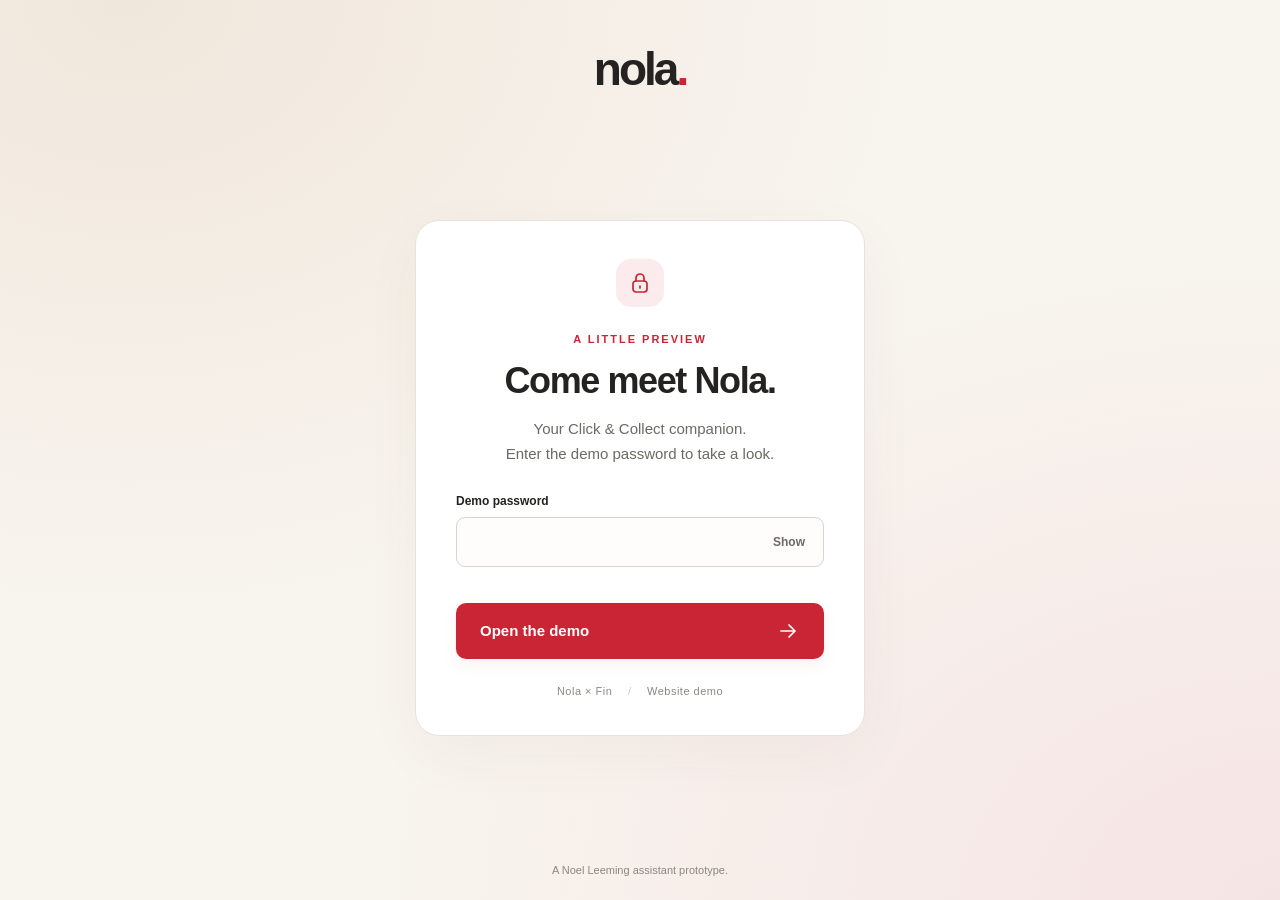
<file: index.html>
<!doctype html>
<html lang="en-NZ">
<head>
  <meta charset="utf-8">
  <meta name="viewport" content="width=device-width, initial-scale=1">
  <meta name="theme-color" content="#c92535">
  <meta name="robots" content="noindex, nofollow">
  <meta name="description" content="Meet Nola: a Fin-powered Click & Collect FAQ prototype for Noel Leeming.">
  <title>Nola · A little help with Click & Collect</title>
  <link rel="icon" href="./favicon.svg" type="image/svg+xml">
  <link rel="stylesheet" href="./styles.css?v=2">
  <script src="./app.js?v=2" defer></script>
</head>
<body>
  <svg class="svg-definitions" xmlns="http://www.w3.org/2000/svg" aria-hidden="true"><defs>
    <symbol id="icon-arrow" viewBox="0 0 24 24"><path d="M5 12h14m-6-6 6 6-6 6"/></symbol>
    <symbol id="icon-chat" viewBox="0 0 24 24"><path d="M20 11.5a7.5 7.5 0 0 1-7.5 7.5H5l-3 3V11.5A7.5 7.5 0 0 1 9.5 4h3a7.5 7.5 0 0 1 7.5 7.5Z"/><path d="M7 10h8m-8 4h5"/></symbol>
    <symbol id="icon-check" viewBox="0 0 24 24"><path d="m6 12 4 4 8-8"/></symbol>
    <symbol id="icon-lock" viewBox="0 0 24 24"><rect x="5" y="10" width="14" height="11" rx="3"/><path d="M8 10V7a4 4 0 0 1 8 0v3m-4 5v2"/></symbol>
  </defs></svg>

  <section id="password-gate" class="gate" aria-labelledby="gate-title">
    <a class="wordmark gate-wordmark" href="./" aria-label="Nola home">nola<span class="wordmark-dot">.</span></a>
    <div class="gate-card">
      <span class="gate-icon"><svg class="icon"><use href="#icon-lock"/></svg></span>
      <p class="eyebrow">A LITTLE PREVIEW</p>
      <h1 id="gate-title">Come meet Nola.</h1>
      <p class="gate-intro">Your Click &amp; Collect companion.<br>Enter the demo password to take a look.</p>
      <form id="access-form">
        <label for="demo-password">Demo password</label>
        <div class="password-field">
          <input id="demo-password" name="password" type="password" autocomplete="current-password" required aria-describedby="access-error">
          <button id="toggle-password" type="button" aria-label="Show password" aria-pressed="false">Show</button>
        </div>
        <p id="access-error" class="form-error" role="alert"></p>
        <button class="button button-primary gate-submit" type="submit">Open the demo <svg class="icon"><use href="#icon-arrow"/></svg></button>
      </form>
      <p class="gate-caption">Nola × Fin <span aria-hidden="true">/</span> Website demo</p>
    </div>
    <p class="gate-footer">A Noel Leeming assistant prototype.</p>
  </section>

  <div id="demo-page" hidden>
    <a class="skip-link" href="#main">Skip to content</a>
    <header class="site-header wrapper">
      <a class="brand" href="./" aria-label="Nola home"><span class="wordmark">nola<span class="wordmark-dot">.</span></span><span class="brand-divider"></span><span class="brand-caption">Your Noel Leeming<br>AI assistant prototype</span></a>
      <nav aria-label="Main navigation"><a class="nav-link" href="./order-card.html">Order card preview</a><a class="nav-link" href="#collection-guide">Collection guide</a><span class="demo-badge"><span></span> Fin-powered demo</span></nav>
    </header>

    <main id="main">
      <section class="hero wrapper" aria-labelledby="hero-title">
        <div class="hero-copy">
          <p class="eyebrow"><span class="eyebrow-line"></span> CLICK &amp; COLLECT, EXPLAINED</p>
          <h1 id="hero-title" tabindex="-1">Click. Collect.<br><span>Carry on.</span></h1>
          <p class="hero-intro">A little help for a smoother pick-up. Ask Nola how collection works, when to head in, and what to bring.</p>
          <div class="hero-actions"><button class="button button-primary" data-open-chat>Chat with Nola <svg class="icon"><use href="#icon-chat"/></svg></button><a class="text-link" href="#questions">Try a question <span aria-hidden="true">↗</span></a></div>
          <p id="chat-status" class="chat-status" role="status" aria-live="polite"><span class="status-dot"></span><span id="chat-status-text">Open Nola to start a conversation.</span></p>
          <div id="chat-error" class="chat-error" hidden><p id="chat-error-text"></p><button id="retry-chat" class="text-link" type="button">Try opening Nola again <span aria-hidden="true">↗</span></button></div>
        </div>

        <div class="hero-art" aria-label="Collection checklist">
          <div class="art-grid" aria-hidden="true"></div>
          <div class="art-orbit orbit-one" aria-hidden="true"></div>
          <div class="art-orbit orbit-two" aria-hidden="true"></div>
          <div class="pickup-card">
            <div class="pickup-card-top"><span class="mini-wordmark">nola.</span><span class="card-label">COLLECTION NOTES</span></div>
            <div class="bag-scene" aria-hidden="true"><span class="bag-shadow"></span><div class="shopping-bag"><span class="bag-handle"></span><span class="bag-wordmark">nola.</span><span class="bag-caption">A LITTLE HELP GOES A LONG WAY.</span></div><span class="ready-stamp"><svg class="icon"><use href="#icon-check"/></svg></span></div>
            <h2>Your pick-up essentials</h2>
            <ul class="pickup-list"><li><svg class="icon"><use href="#icon-check"/></svg> Ready-to-collect email</li><li><svg class="icon"><use href="#icon-check"/></svg> Proof of purchase &amp; photo ID</li><li><svg class="icon"><use href="#icon-check"/></svg> Your order number</li></ul>
            <div class="ticket-bottom"><span>ONLINE ORDER</span><span class="ticket-dots" aria-hidden="true">••••••••</span><span>IN-STORE PICK-UP</span></div>
          </div>
          <div class="good-to-know"><span class="tip-spark" aria-hidden="true">✦</span><div><strong>Good to know</strong><p>Order confirmed? Wait for your<br><b>ready-to-collect</b> email before visiting.</p></div></div>
        </div>
      </section>

      <section id="questions" class="questions wrapper" aria-labelledby="questions-title">
        <div class="section-heading"><div><p class="eyebrow">LET’S MAKE IT SIMPLE</p><h2 id="questions-title">What’s on your mind?</h2></div><p>Choose a question to start a chat.<br>You can always ask in your own words.</p></div>
        <div class="question-grid">
          <button class="question-card" data-question="How does Click & Collect work?"><span class="question-number">01</span><span>How does Click &amp; Collect work?</span><svg class="icon"><use href="#icon-arrow"/></svg></button>
          <button class="question-card" data-question="Can I collect after receiving my order confirmation email?"><span class="question-number">02</span><span>When can I collect my order?</span><svg class="icon"><use href="#icon-arrow"/></svg></button>
          <button class="question-card" data-question="What do I need to bring to collect my order?"><span class="question-number">03</span><span>What do I need to bring?</span><svg class="icon"><use href="#icon-arrow"/></svg></button>
          <button class="question-card" data-question="What if the item isn't stocked at my chosen store?"><span class="question-number">04</span><span>What if my store needs a stock transfer?</span><svg class="icon"><use href="#icon-arrow"/></svg></button>
        </div>
      </section>

      <section id="collection-guide" class="guide-section" aria-labelledby="guide-title"><div class="wrapper guide-inner">
        <div class="guide-heading"><p class="eyebrow">THE QUICK VERSION</p><h2 id="guide-title">From checkout<br>to check-in.</h2><a class="text-link" href="https://www.noelleeming.co.nz/click-collect" target="_blank" rel="noopener noreferrer">Official collection guide <span aria-hidden="true">↗</span></a></div>
        <ol class="guide-steps"><li><span class="step-number">1</span><div><h3>Pick your store</h3><p>Choose Click &amp; Collect at checkout and check the collection estimate for your selected store.</p></div></li><li><span class="step-number">2</span><div><h3>Wait for the ready email</h3><p>Your order confirmation comes first. A separate email tells you when your order is ready to collect.</p></div></li><li><span class="step-number">3</span><div><h3>Bring the essentials</h3><p>Take proof of purchase, valid photo ID and your order number to the store’s collection point.</p></div></li></ol>
      </div></section>
    </main>

    <footer class="wrapper site-footer"><div><span class="wordmark footer-wordmark">nola<span class="wordmark-dot">.</span></span><p>A small demo. A little more clarity.<br><a href="./order-card.html">Preview the sample order card ↗</a></p></div><div class="footer-notes"><p>This prototype explains Click &amp; Collect.<br>It can’t look up orders or arrange a human transfer.</p><button id="lock-demo" class="lock-button" type="button"><svg class="icon"><use href="#icon-lock"/></svg> Lock demo</button></div></footer>
    <button id="nola-launcher" class="chat-launcher" data-open-chat aria-label="Open Nola chat"><span class="launcher-avatar" aria-hidden="true"><img src="./nola-launcher.png" alt="" width="36" height="36"></span><span>Ask Nola</span><svg class="icon"><use href="#icon-chat"/></svg></button>
  </div>
</body>
</html>
</file>
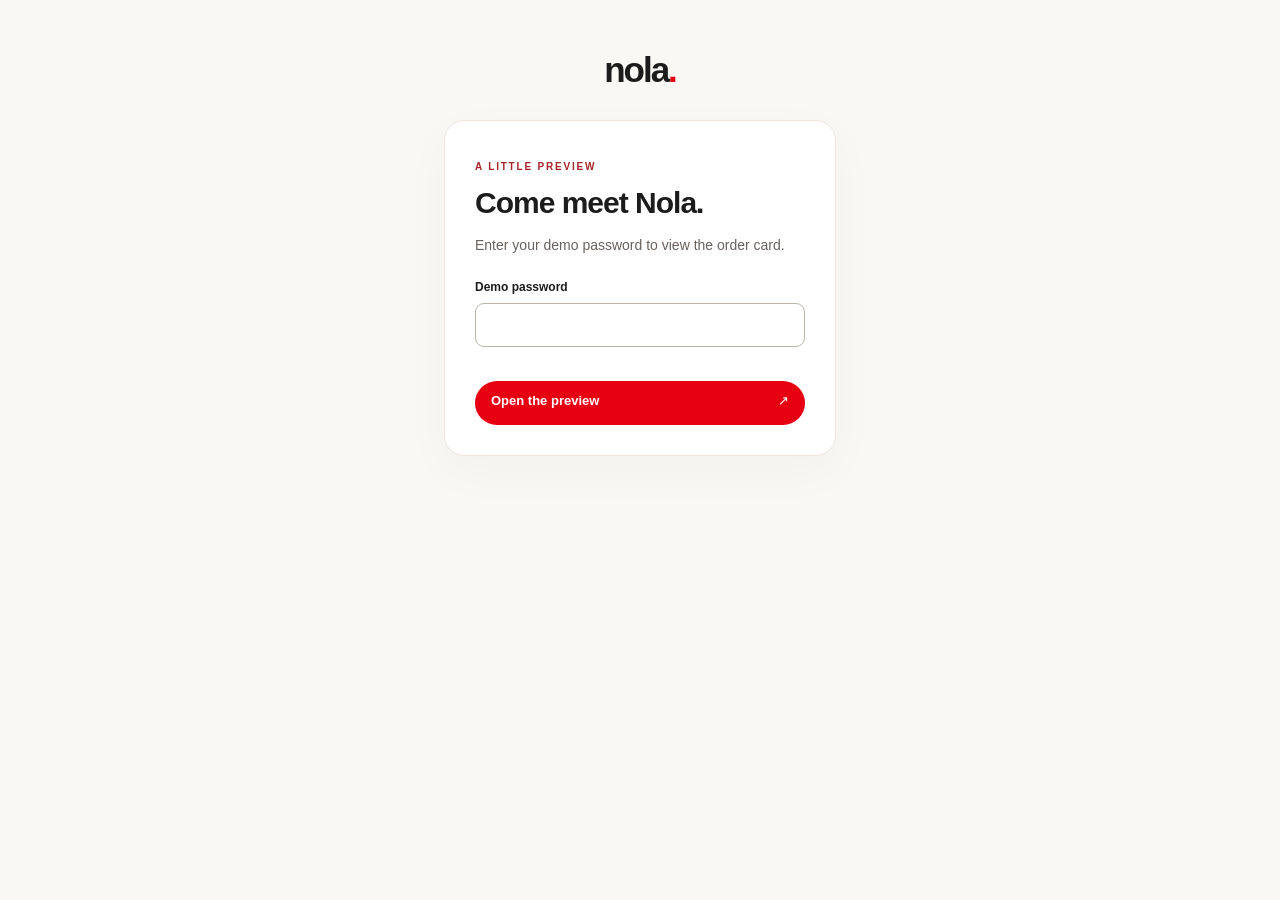
<file: order-card.html>
<!doctype html>
<html lang="en-NZ">
<head>
  <meta charset="utf-8">
  <meta name="viewport" content="width=device-width, initial-scale=1">
  <meta name="theme-color" content="#e60012">
  <meta name="robots" content="noindex, nofollow">
  <title>Nola · Order card preview</title>
  <link rel="icon" href="./favicon.svg" type="image/svg+xml">
  <link rel="stylesheet" href="./order-card.css?v=1">
  <script type="module" src="./order-card.mjs?v=1"></script>
</head>
<body>
  <svg class="definitions" xmlns="http://www.w3.org/2000/svg" aria-hidden="true"><defs>
    <symbol id="collection" viewBox="0 0 24 24"><path d="M4 12h16v9H4zM8 12V9m8 3V9M12 2v11m-4-4 4 4 4-4"/></symbol>
    <symbol id="store" viewBox="0 0 16 16"><path d="M2 6h12l-1.5-4h-9L2 6Zm1 2v6h10V8M6 14V9h4v5M2 6v1a1.5 1.5 0 0 0 3 0 1.5 1.5 0 0 0 3 0 1.5 1.5 0 0 0 3 0 1.5 1.5 0 0 0 3 0V6"/></symbol>
    <symbol id="chevron" viewBox="0 0 16 16"><path d="m3 6 5 5 5-5"/></symbol>
  </defs></svg>

  <section id="preview-gate" class="gate" aria-labelledby="gate-title">
    <a href="./" class="wordmark">nola<span>.</span></a>
    <div class="gate-panel">
      <p class="eyebrow">A LITTLE PREVIEW</p>
      <h1 id="gate-title">Come meet Nola.</h1>
      <p>Enter your demo password to view the order card.</p>
      <form id="preview-access">
        <label for="preview-password">Demo password</label>
        <input id="preview-password" type="password" autocomplete="current-password" required aria-describedby="preview-access-error">
        <p id="preview-access-error" role="alert"></p>
        <button class="primary-button" type="submit">Open the preview <span aria-hidden="true">↗</span></button>
      </form>
    </div>
  </section>

  <main id="order-preview" hidden>
    <header class="preview-header"><a class="wordmark" href="./" aria-label="Nola FAQ demo">nola<span>.</span></a><a class="back-link" href="./">← FAQ demo</a></header>
    <section class="preview-intro" aria-labelledby="preview-title">
      <p class="eyebrow">NOLA · ORDER CARD PREVIEW</p>
      <h1 id="preview-title">Your order, at a glance.</h1>
      <p>Recreated from your Nola reference. Try the status filters below.</p>
      <div class="sample-notice"><span class="sample-dot" aria-hidden="true"></span>Sample data · This preview is separate from Fin chat</div>
      <fieldset class="sample-picker"><legend>Sample order size</legend><label><input type="radio" name="sample-size" value="5" checked> 5 items</label><label><input type="radio" name="sample-size" value="12"> 12 items · test “Show more”</label></fieldset>
    </section>

    <div class="card-stage">
      <article class="order-card" aria-labelledby="order-title">
        <header class="order-header">
          <div class="order-heading"><span class="order-icon" aria-hidden="true"><svg><use href="#collection"/></svg></span><div><h2 id="order-title">Order NL05183456</h2><p id="order-quantity">5 items · 5 products</p></div><span class="status-badge progress order-status">In Progress</span></div>
          <div id="status-distribution" class="status-distribution" role="img" aria-label="3 products in progress, 2 awaiting stock, 0 completed"><span id="progress-segment" class="progress-segment"></span><span id="awaiting-segment" class="awaiting-segment"></span></div>
          <p id="completed-count" class="completed-count">0 of 5 products completed</p>
        </header>
        <div class="order-filters" role="group" aria-label="Filter order items by status">
          <button type="button" class="filter-pill active" data-filter="all" aria-pressed="true"><span class="filter-count" id="count-all">5</span>All</button>
          <button type="button" class="filter-pill" data-filter="awaiting" aria-pressed="false"><span class="filter-count awaiting" id="count-awaiting">2</span>Awaiting Stock</button>
          <button type="button" class="filter-pill" data-filter="progress" aria-pressed="false"><span class="filter-count progress" id="count-progress">3</span>In Progress</button>
        </div>
        <ul id="order-items" class="order-items" aria-label="Order line items"></ul>
        <footer id="order-pagination" class="order-pagination" hidden>
          <button id="show-more" type="button" class="more-button"><span id="more-label">Show 5 more</span><svg aria-hidden="true"><use href="#chevron"/></svg></button>
          <button id="show-all" type="button" class="show-all">Show all</button>
        </footer>
      </article>
      <p id="filter-result" class="filter-result" role="status" aria-live="polite">Showing all 5 items</p>
    </div>
    <p class="preview-footnote">Fictional order · No Salesforce connection or live order lookup</p>
  </main>
  <noscript><p class="noscript">Enable JavaScript to open the interactive order preview.</p></noscript>
</body>
</html>
</file>
<file: styles.css>
:root{--red:#c92535;--red-dark:#a91b29;--ink:#242321;--muted:#6d6964;--cream:#f8f4ee;--line:#e7e2da;--white:#fff;--radius:22px;font-family:Arial,Helvetica,sans-serif;color:var(--ink);font-synthesis:none}
*{box-sizing:border-box}html{scroll-behavior:smooth;scroll-padding-top:24px}body{margin:0;background:var(--white)}[hidden]{display:none!important}button,input,a{-webkit-tap-highlight-color:transparent}button,input{font:inherit}button,a{touch-action:manipulation}button{cursor:pointer}a{color:inherit}button:focus-visible,a:focus-visible,input:focus-visible{outline:3px solid #1c6cb2;outline-offset:5px}button:disabled{cursor:wait;opacity:.7}.icon{width:24px;height:24px;stroke:currentColor;stroke-width:1.7;fill:none;stroke-linecap:round;stroke-linejoin:round;flex-shrink:0}.svg-definitions{position:absolute;width:0;height:0;overflow:hidden}.wrapper{width:min(1160px,calc(100% - 96px));margin-inline:auto}.wordmark{font-size:46px;letter-spacing:-3px;font-weight:800;text-decoration:none;line-height:1}.wordmark-dot{color:var(--red)}.eyebrow{font-size:11px;letter-spacing:2px;font-weight:700;line-height:1.6;margin:0 0 24px}.button{min-height:56px;display:inline-flex;align-items:center;justify-content:center;gap:22px;padding:16px 24px;border:0;border-radius:10px;font-size:15px;font-weight:700;text-decoration:none;transition:background .15s,transform .15s}.button-primary{background:var(--red);color:white;box-shadow:0 6px 15px #c9253512}.button-primary:hover{background:var(--red-dark);transform:translateY(-2px)}.text-link{display:inline-flex;align-items:center;gap:12px;font-size:14px;font-weight:700;text-decoration:none;background:none;border:0;padding:9px 0;border-bottom:1px solid var(--ink)}.text-link:hover{color:var(--red);border-color:var(--red)}
.gate{min-height:100svh;background:var(--cream);display:flex;flex-direction:column;align-items:center;padding:46px 24px 24px;background-image:radial-gradient(ellipse at 10% 0%,#f0e7dc 0,transparent 48%),radial-gradient(ellipse at 100% 100%,#f5e4e4 0,transparent 50%)}.gate-wordmark{margin-bottom:46px}.gate-card{width:min(100%,450px);background:white;border:1px solid #eae2d9;border-radius:24px;padding:38px 40px;box-shadow:0 18px 60px #5b43320b;text-align:center;margin:auto}.gate-icon{display:inline-flex;align-items:center;justify-content:center;width:48px;height:48px;background:#fbebed;color:var(--red);border-radius:15px;margin-bottom:24px}.gate-card .eyebrow{color:var(--red);margin-bottom:11px}.gate-card h1{font-size:36px;letter-spacing:-1.4px;line-height:1.15;margin:0 0 15px}.gate-intro{font-size:15px;line-height:1.7;color:var(--muted);margin:0 0 27px}#access-form{text-align:left}#access-form label{display:block;font-size:12px;font-weight:700;margin-bottom:9px}.password-field{position:relative}.password-field input{width:100%;height:50px;border:1px solid #d9d3cc;border-radius:9px;padding:0 65px 0 14px;background:#fefdfc}.password-field button{position:absolute;right:11px;top:50%;transform:translateY(-50%);border:0;background:none;font-size:12px;font-weight:700;padding:8px;color:var(--muted)}.form-error{color:var(--red-dark);font-size:12px;min-height:16px;margin:8px 0 12px}.gate-submit{width:100%;justify-content:space-between}.gate-caption{font-size:11px;letter-spacing:.5px;color:#8d8780;margin:26px 0 0}.gate-caption span{padding:0 12px;color:#d3cbc2}.gate-footer{color:#8d8780;font-size:11px;margin:46px 0 0}
.skip-link{position:absolute;left:12px;top:-80px;z-index:999;background:var(--ink);color:white;padding:15px;border-radius:5px}.skip-link:focus{top:12px}.site-header{height:112px;display:flex;justify-content:space-between;align-items:center;border-bottom:1px solid var(--line)}.brand{display:flex;align-items:center;gap:22px;text-decoration:none}.brand-divider{height:30px;width:1px;background:var(--line)}.brand-caption{font-size:11px;color:var(--muted);line-height:1.5}.site-header nav{display:flex;align-items:center;gap:30px}.nav-link{font-size:12px;text-decoration:none}.nav-link:hover{color:var(--red)}.demo-badge{display:flex;align-items:center;gap:7px;background:var(--cream);border:1px solid #ece7df;border-radius:30px;padding:9px 13px;font-size:10px;letter-spacing:.2px}.demo-badge span{width:5px;height:5px;background:var(--red);border-radius:50%}.hero{display:grid;grid-template-columns:1.04fr 1fr;gap:36px;padding-top:76px;padding-bottom:84px;align-items:center}.hero-copy{position:relative;z-index:1}.hero-copy .eyebrow{display:flex;align-items:center;gap:10px;color:var(--red)}.eyebrow-line{width:27px;height:1px;background:var(--red)}.hero h1{font-size:clamp(56px,6.4vw,82px);font-weight:750;line-height:1.025;letter-spacing:-4.5px;margin:0 0 28px}.hero h1 span{color:var(--red)}.hero-intro{max-width:390px;font-size:17px;line-height:1.75;color:var(--muted);margin:0 0 31px}.hero-actions{display:flex;align-items:center;gap:27px}.chat-status{display:flex;align-items:center;gap:8px;margin:21px 0 0;font-size:11px;color:#807a73;line-height:1.5}.status-dot{width:6px;height:6px;flex-shrink:0;background:#aaa298;border-radius:50%}.chat-status[data-state=opening] .status-dot{background:#b98937;animation:pulse 1.2s ease-in-out infinite}.chat-status[data-state=ready] .status-dot{background:#3d7759}.chat-status[data-state=error] .status-dot{background:var(--red)}.chat-error{margin-top:18px;border-left:3px solid var(--red);padding:2px 0 4px 14px;max-width:390px}.chat-error p{font-size:12px;color:var(--muted);line-height:1.7;margin:0 0 4px}.chat-error .text-link{font-size:12px}
.hero-art{position:relative;min-height:492px;display:flex;align-items:center;justify-content:center;background:var(--cream);border-radius:130px 130px 26px 26px;isolation:isolate}.art-grid{position:absolute;inset:0;border-radius:inherit;overflow:hidden;z-index:-1;background-image:radial-gradient(#dfd7cc 1px,transparent 1px);background-size:17px 17px;mask-image:linear-gradient(transparent,black 45%,transparent)}.art-orbit{position:absolute;border:1px solid #e7d8cd;border-radius:50%;z-index:-1}.orbit-one{width:370px;height:370px;top:24px;right:-12px}.orbit-two{width:290px;height:290px;top:64px;right:28px}.pickup-card{width:318px;background:white;transform:rotate(3deg);border:1px solid #e8dfd4;border-radius:17px 17px 0 0;box-shadow:8px 20px 30px #51403112;position:relative;margin-top:-24px}.pickup-card:after{content:"";position:absolute;left:-1px;right:-1px;bottom:-11px;height:12px;background:linear-gradient(135deg,white 25%,transparent 25%) -6px 0/12px 12px,linear-gradient(225deg,white 25%,transparent 25%) -6px 0/12px 12px}.pickup-card-top{display:flex;justify-content:space-between;align-items:center;margin:19px 21px 0;padding-bottom:16px;border-bottom:1px dashed var(--line)}.mini-wordmark{font-size:23px;letter-spacing:-1.5px;font-weight:800;color:var(--red)}.card-label{font-size:7px;letter-spacing:1.5px;color:#8c857b}.bag-scene{height:170px;position:relative;display:flex;justify-content:center;align-items:center}.shopping-bag{background:var(--red);height:113px;width:111px;position:relative;margin-top:22px;transform:rotate(-9deg);box-shadow:inset -10px 0 #a91b2933,7px 7px 0 #c925350b;display:flex;flex-direction:column;align-items:center;justify-content:center;gap:7px;border-radius:1px 1px 7px 7px}.bag-handle{position:absolute;top:-29px;left:35px;width:42px;height:46px;border:5px solid var(--red-dark);border-bottom:0;border-radius:30px 30px 0 0;z-index:-1}.bag-wordmark{color:#fff;font-size:34px;letter-spacing:-2.5px;font-weight:800}.bag-caption{color:#ffc5cb;font-size:4px;letter-spacing:.5px}.bag-shadow{position:absolute;width:126px;height:14px;border-radius:50%;background:#5b332016;bottom:5px;filter:blur(5px)}.ready-stamp{position:absolute;right:65px;bottom:20px;width:41px;height:41px;display:grid;place-items:center;background:#f0f4eb;color:#4a7043;border:4px solid #fff;border-radius:50%;box-shadow:0 1px 6px #40352215}.pickup-card h2{font-size:18px;letter-spacing:-.4px;margin:16px 23px 16px}.pickup-list{list-style:none;margin:0 23px;padding:0 0 20px;display:grid;gap:12px}.pickup-list li{display:flex;align-items:center;gap:9px;font-size:11px;color:#706a62}.pickup-list .icon{color:var(--red);width:16px;height:16px;stroke-width:2}.ticket-bottom{border-top:1px dashed var(--line);margin:0 21px;padding:14px 0;display:flex;justify-content:space-between;align-items:center;font-size:6px;letter-spacing:.5px;color:#958d82}.ticket-dots{font-size:10px;letter-spacing:1px;color:#d9d0c4}.good-to-know{position:absolute;left:-18px;bottom:3px;display:flex;gap:13px;background:#fff;border:1px solid var(--line);border-radius:13px;padding:16px 20px;transform:rotate(-4deg);box-shadow:0 10px 25px #5140310c}.tip-spark{font-size:30px;color:var(--red);line-height:1}.good-to-know strong{font-size:11px}.good-to-know p{font-size:10px;color:var(--muted);line-height:1.6;margin:4px 0 0}.good-to-know b{font-weight:700;color:#423c35}
.questions{padding-bottom:77px}.section-heading{display:flex;align-items:flex-end;justify-content:space-between;margin-bottom:28px}.section-heading .eyebrow{color:var(--red);font-size:9px;margin-bottom:12px}.section-heading h2{font-size:33px;letter-spacing:-1.1px;margin:0;font-weight:700}.section-heading>p{font-size:12px;color:var(--muted);line-height:1.7;margin:0 0 2px}.question-grid{display:grid;grid-template-columns:repeat(4,1fr);gap:14px}.question-card{display:flex;align-items:flex-start;flex-direction:column;min-height:177px;background:white;border:1px solid var(--line);border-radius:14px;padding:21px;text-align:left;position:relative;transition:background .15s,border-color .15s,transform .15s}.question-card:hover{background:var(--cream);border-color:#cbb7ac;transform:translateY(-3px)}.question-number{color:var(--red);font-size:10px;font-weight:700;letter-spacing:1px;margin-bottom:22px}.question-card>span:nth-child(2){max-width:170px;font-size:15px;font-weight:600;line-height:1.45;padding-right:10px}.question-card>.icon{position:absolute;bottom:20px;right:17px;width:18px;height:18px;color:#80766b}.guide-section{background:var(--cream);border-block:1px solid #eee6db}.guide-inner{display:grid;grid-template-columns:1fr 1.4fr;gap:80px;padding-block:62px}.guide-heading .eyebrow{font-size:9px;color:var(--red);margin-bottom:17px}.guide-heading h2{font-size:38px;line-height:1.15;letter-spacing:-1.5px;margin:0 0 25px}.guide-heading .text-link{font-size:11px}.guide-steps{margin:0;padding:0;list-style:none;display:grid;gap:25px}.guide-steps li{display:flex;gap:19px;align-items:flex-start}.step-number{display:grid;place-items:center;width:31px;height:31px;border:1px solid #dcd2c5;border-radius:50%;font-size:11px;flex-shrink:0;background:#fcfaf6}.guide-steps h3{font-size:14px;margin:1px 0 7px}.guide-steps p{font-size:12px;line-height:1.75;color:var(--muted);margin:0;max-width:390px}.site-footer{display:flex;justify-content:space-between;gap:25px;padding-top:36px;padding-bottom:80px}.footer-wordmark{font-size:31px;letter-spacing:-2px}.site-footer p{font-size:10px;color:#898178;line-height:1.8;margin:10px 0 0}.footer-notes{text-align:right}.footer-notes>p{margin-top:0}.lock-button{display:inline-flex;align-items:center;gap:5px;background:none;border:0;color:#756f68;font-size:10px;padding:8px 0}.lock-button .icon{width:12px;height:12px}.lock-button:hover{color:var(--red)}.chat-launcher{position:fixed;right:28px;bottom:24px;z-index:50;display:flex;align-items:center;gap:12px;color:white;background:var(--red);border:0;border-radius:40px;padding:9px 20px 9px 9px;font-size:13px;font-weight:700;box-shadow:0 7px 28px #85162535;transition:background .15s,transform .15s}.chat-launcher:hover{background:var(--red-dark);transform:translateY(-2px)}.launcher-avatar{background:#fff;color:var(--red);font-size:23px;letter-spacing:-2px;font-weight:800;width:36px;height:36px;display:grid;place-items:center;border-radius:50%;padding-right:2px}.chat-launcher>.icon{width:18px;height:18px;margin-left:5px}body.chat-open .chat-launcher{opacity:0;pointer-events:none}#hero-title:focus{outline:none}
@keyframes pulse{50%{opacity:.3}}@media(min-width:1500px){.hero{padding-top:95px;padding-bottom:105px}}@media(max-width:1000px){.wrapper{width:calc(100% - 60px)}.brand{gap:16px}.site-header nav{gap:20px}.hero{gap:28px;padding-top:58px}.hero h1{font-size:64px;letter-spacing:-3.6px}.hero-intro{font-size:15px}.hero-actions{gap:18px}.button{gap:15px;padding:15px 20px}.hero-art{min-height:460px;border-radius:95px 95px 22px 22px}.pickup-card{width:280px}.pickup-card h2{font-size:16px}.pickup-list li{font-size:10px}.good-to-know{left:-12px;padding:13px 15px}.orbit-one{width:290px;height:290px;right:-4px}.orbit-two{width:230px;height:230px;right:26px}.question-card{padding:18px;min-height:175px}.question-card>span:nth-child(2){font-size:13px}.guide-inner{gap:50px}}@media(max-width:740px){.wrapper{width:calc(100% - 40px)}.site-header{height:88px}.wordmark{font-size:39px}.brand-caption{font-size:9px}.brand-divider{height:26px}.site-header nav .nav-link{display:none}.demo-badge{font-size:8px;padding:8px 10px;gap:5px}.hero{grid-template-columns:1fr;padding-top:46px;padding-bottom:48px;gap:36px}.hero-copy .eyebrow{font-size:9px;margin-bottom:20px}.hero h1{font-size:clamp(56px,10vw,76px);line-height:1.02;letter-spacing:-3.4px;margin-bottom:22px}.hero-intro{max-width:390px;font-size:15px;line-height:1.8;margin-bottom:25px}.hero-actions{gap:25px}.hero-art{min-height:450px;max-width:480px;width:100%;margin:0 auto;border-radius:100px 100px 22px 22px}.pickup-card{width:285px}.good-to-know{left:0;bottom:4px}.orbit-one{width:320px;height:320px;right:5px}.orbit-two{width:250px;height:250px;right:40px}.section-heading{align-items:flex-start;gap:16px}.section-heading h2{font-size:27px}.section-heading>p{font-size:10px;max-width:145px}.question-grid{grid-template-columns:repeat(2,1fr);gap:12px}.question-card{min-height:159px}.question-card>span:nth-child(2){font-size:14px;max-width:200px;padding-right:16px}.question-number{margin-bottom:20px}.questions{padding-bottom:46px}.guide-inner{grid-template-columns:1fr;gap:34px;padding-block:43px}.guide-heading h2{font-size:32px;margin-bottom:17px}.guide-heading h2 br{display:none}.guide-steps{gap:24px}.guide-steps p{max-width:none;font-size:12px}.site-footer{padding-top:29px;padding-bottom:110px;gap:18px}.footer-wordmark{font-size:30px}.site-footer p{font-size:9px}.chat-launcher{right:18px;bottom:18px;padding-right:17px}.gate{padding-top:32px}.gate-card{padding:31px 26px}.gate-wordmark{margin-bottom:30px}.gate-card h1{font-size:33px}}@media(max-width:390px){.brand{gap:12px}.brand-caption{font-size:8px}.demo-badge{padding:7px;font-size:7px}.hero h1{font-size:54px}.hero-actions{gap:17px}.hero-actions .text-link{font-size:12px}.hero-art{min-height:435px}.question-card{padding:16px;min-height:166px}.question-card>span:nth-child(2){font-size:13px}.section-heading>p{display:none}.site-footer{flex-direction:column}.footer-notes{text-align:left}.chat-launcher{bottom:15px}}
.chat-launcher{background:#e60012}.chat-launcher:hover{background:#c90010}.launcher-avatar{padding:0;background:transparent;overflow:hidden}.launcher-avatar img{display:block;width:100%;height:100%;object-fit:contain}
@media(prefers-reduced-motion:reduce){html{scroll-behavior:auto}*,*:before,*:after{animation:none!important;transition:none!important}}
</file>
<file: order-card.css>
:root{color-scheme:light;font-family:Arial,Helvetica,sans-serif;color:#1c1c1c;background:#faf8f5;font-synthesis:none;--nola-red:#e60012;--yellow:#ffe000;--blue-bg:#e8f0ff;--blue-text:#1e4f9d;--amber-bg:#fff4d5;--amber-text:#875300}
*{box-sizing:border-box}body{margin:0}button,input{font:inherit}button,a,input{touch-action:manipulation}button{cursor:pointer}button:focus-visible,a:focus-visible,input:focus-visible{outline:3px solid #175bb9;outline-offset:4px}a{color:inherit}svg{fill:none;stroke:currentColor;stroke-width:1.7;stroke-linecap:round;stroke-linejoin:round}[hidden]{display:none!important}.definitions{position:absolute;width:0;height:0;overflow:hidden}
.wordmark{font-size:35px;font-weight:800;letter-spacing:-2px;text-decoration:none}.wordmark span{color:var(--nola-red)}.preview-header{max-width:1060px;display:flex;align-items:center;justify-content:space-between;margin:auto;padding:26px 32px}.back-link{font-size:13px;text-decoration:none}.back-link:hover{text-decoration:underline}.preview-intro{text-align:center;padding:28px 20px 24px}.eyebrow{font-size:10px;font-weight:700;letter-spacing:1.8px;color:#a72429}.preview-intro h1{font-size:clamp(27px,4vw,38px);letter-spacing:-1.3px;margin:15px 0 12px}.preview-intro>p:not(.eyebrow){font-size:14px;color:#69625e;line-height:1.6;margin:0}.sample-notice{display:inline-flex;align-items:center;gap:7px;margin-top:18px;padding:9px 12px;background:#f1ede7;border-radius:8px;font-size:11px;color:#665c54;line-height:1.5}.sample-dot{width:6px;height:6px;border-radius:50%;background:#a96b13;flex-shrink:0}.sample-picker{border:0;padding:0;margin:22px 0 0;display:flex;justify-content:center;gap:8px 17px;flex-wrap:wrap}.sample-picker legend{position:absolute;width:1px;height:1px;clip-path:inset(50%);overflow:hidden}.sample-picker label{display:flex;align-items:center;gap:6px;min-height:32px;font-size:12px;color:#655d56;cursor:pointer}.sample-picker input{accent-color:#222;margin:0;width:15px;height:15px}
.card-stage{max-width:448px;padding:0 16px;margin:0 auto}.order-card{border:1px solid #e1dede;border-radius:16px;overflow:hidden;background:#fff;box-shadow:0 5px 19px #33212105}.order-header{background:linear-gradient(125deg,#fff8f8,#fffcfc);padding:18px 14px 13px;border-bottom:1px solid #ececec}.order-heading{display:flex;align-items:center;gap:10px}.order-icon{width:34px;height:34px;border-radius:10px;background:var(--nola-red);color:#fff;display:grid;place-items:center;flex-shrink:0}.order-icon svg{width:19px;height:19px;stroke-width:2}.order-heading h2{font-size:15px;font-weight:750;letter-spacing:-.2px;line-height:1.3;margin:0 0 4px}.order-heading p{font-size:12px;color:#626262;margin:0}.status-badge{border-radius:999px;display:inline-flex;align-items:center;white-space:nowrap;padding:5px 8px;font-size:10px;line-height:1.1;font-weight:700;letter-spacing:.05px}.progress{background:var(--blue-bg);color:var(--blue-text)}.awaiting{background:var(--amber-bg);color:var(--amber-text)}.order-status{margin-left:auto}.status-distribution{display:flex;overflow:hidden;height:6px;border-radius:8px;background:#edf0f5;margin-top:15px}.progress-segment{background:#6998ee;width:60%}.awaiting-segment{background:#f8b731;width:40%}.completed-count{font-size:11px;color:#626262;margin:8px 0 0;line-height:1.3}
.order-filters{display:flex;align-items:center;gap:6px;padding:10px 14px 7px;flex-wrap:wrap}.filter-pill{border:1px solid #dedede;background:#fff;border-radius:999px;display:inline-flex;align-items:center;justify-content:center;gap:5px;padding:5px 9px;min-height:31px;font-size:11px;line-height:1.1;color:#333;white-space:nowrap}.filter-pill:hover{background:#f7f7f7}.filter-pill.active{background:#222;color:#fff;border-color:#222}.filter-count{font-size:11px;min-width:18px;height:18px;padding:2px 5px;display:inline-flex;align-items:center;justify-content:center;border-radius:999px;font-weight:700;line-height:1}.active .filter-count{background:#666;color:#fff}.order-items{list-style:none;padding:0 14px;margin:0}.order-item{display:flex;align-items:center;gap:10px;padding:11px 0;min-height:58px;border-bottom:1px solid #ececec}.order-item:last-child{border-bottom:0}.item-initial{width:36px;height:36px;flex-shrink:0;border-radius:10px;display:grid;place-items:center;font-size:14px;font-weight:750}.item-copy{min-width:0;flex:1}.item-name{font-size:12.5px;font-weight:700;line-height:1.3;margin:0 0 5px;overflow-wrap:anywhere}.item-fulfilment{display:flex;align-items:center;gap:4px;color:#626262;font-size:11px;line-height:1.3;margin:0}.item-fulfilment svg{width:13px;height:13px;flex-shrink:0;color:#858585;stroke-width:1.6}.item-status{margin-left:1px;flex-shrink:0;font-size:9px;padding:5px 7px}.order-pagination{border-top:1px solid #ececec;display:flex;align-items:center;justify-content:center;gap:13px;padding:8px 12px 12px}.more-button{border:0;background:var(--yellow);color:#111;font-size:11px;font-weight:700;border-radius:999px;padding:8px 14px;min-height:33px;display:inline-flex;align-items:center;gap:5px}.more-button:hover{background:#f4d600}.more-button svg{height:14px;width:14px;stroke-width:2}.show-all{background:transparent;color:#b50000;border:0;font-size:11px;font-weight:700;min-height:33px;padding:8px}.show-all:hover{text-decoration:underline}.filter-result{font-size:11px;color:#746e68;min-height:14px;text-align:center;margin:12px 0 0}.preview-footnote{text-align:center;color:#746e68;font-size:11px;line-height:1.6;padding:4px 20px 30px}
.gate{min-height:100dvh;max-width:440px;margin:auto;padding:50px 24px}.gate>.wordmark{display:block;text-align:center;margin-bottom:30px}.gate-panel{background:#fff;border:1px solid #eee6de;border-radius:20px;padding:30px;box-shadow:0 15px 50px #29201c08}.gate-panel h1{font-size:30px;letter-spacing:-1px;margin:14px 0}.gate-panel>p:not(.eyebrow){font-size:14px;line-height:1.6;color:#69625e}.gate label{font-size:12px;font-weight:700;display:block;margin:24px 0 9px}.gate input{width:100%;border:1px solid #bcb5ac;border-radius:9px;padding:12px;min-height:44px}.gate [role=alert]{font-size:12px;color:#a50000;min-height:16px;line-height:1.5;margin:9px 0}.primary-button{width:100%;background:var(--nola-red);color:white;border:0;border-radius:999px;min-height:44px;padding:12px 16px;font-size:13px;font-weight:700;display:flex;justify-content:space-between}.primary-button:disabled{opacity:.6;cursor:wait}.noscript{text-align:center;padding:20px}
@media(max-width:430px){.preview-header{padding:19px 20px}.preview-intro{padding:20px 16px}.preview-intro>p:not(.eyebrow){font-size:13px}.sample-notice{font-size:10px}.order-header{padding:17px 13px 13px}.order-filters{padding-inline:12px;gap:5px}.filter-pill{padding-inline:8px;min-height:36px}.order-items{padding-inline:12px}.item-name{font-size:12px}.order-item{gap:9px}.item-status{font-size:8px;padding:5px 6px}.item-fulfilment{font-size:10px}.preview-footnote{font-size:10px}.gate-panel{padding:25px}}
@media(max-width:350px){.order-heading{gap:8px}.order-heading h2{font-size:13px}.order-heading p{font-size:11px}.order-status{font-size:8px;padding:5px 6px}.item-initial{height:30px;width:30px}.order-item{gap:7px;flex-wrap:wrap}.item-copy{flex-basis:140px}.item-status{margin-left:37px;margin-top:-2px}.filter-pill{font-size:10px;padding-inline:6px}.filter-count{font-size:10px;min-width:16px;height:16px}}
</file>
